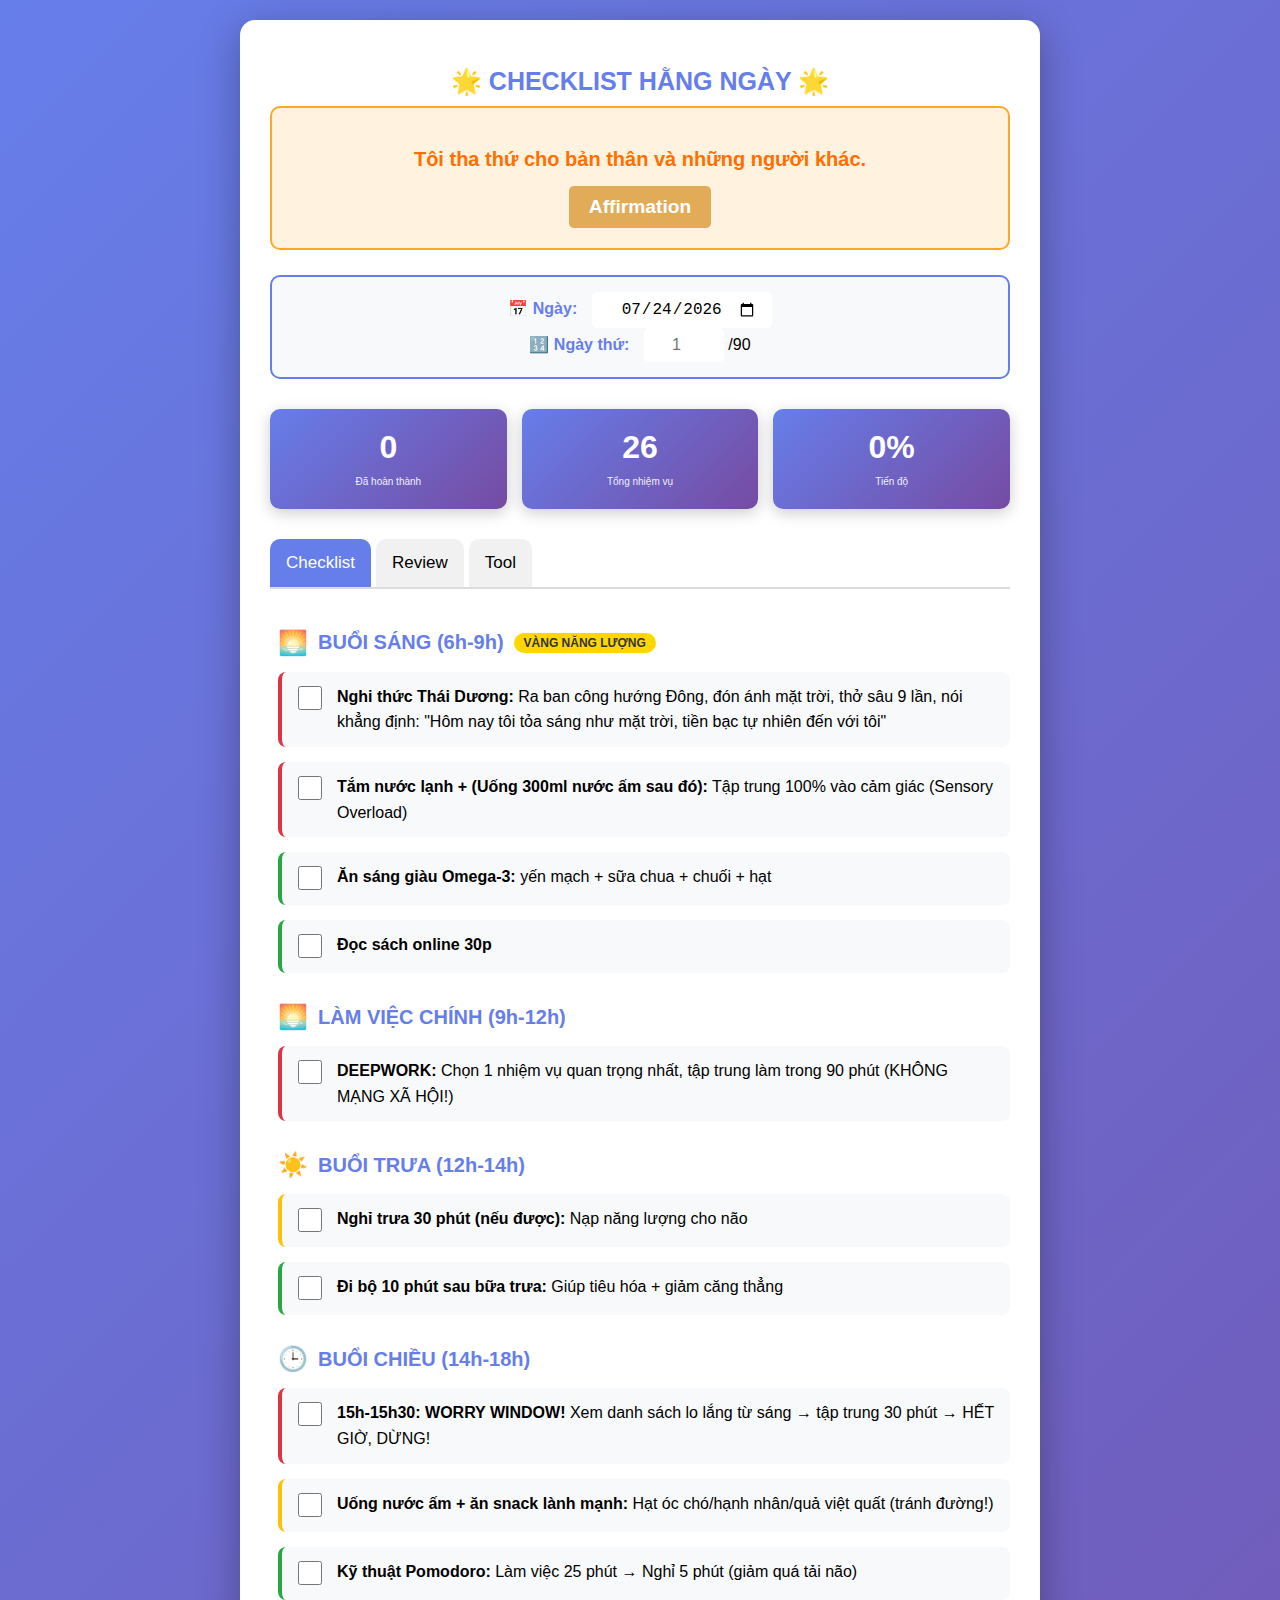
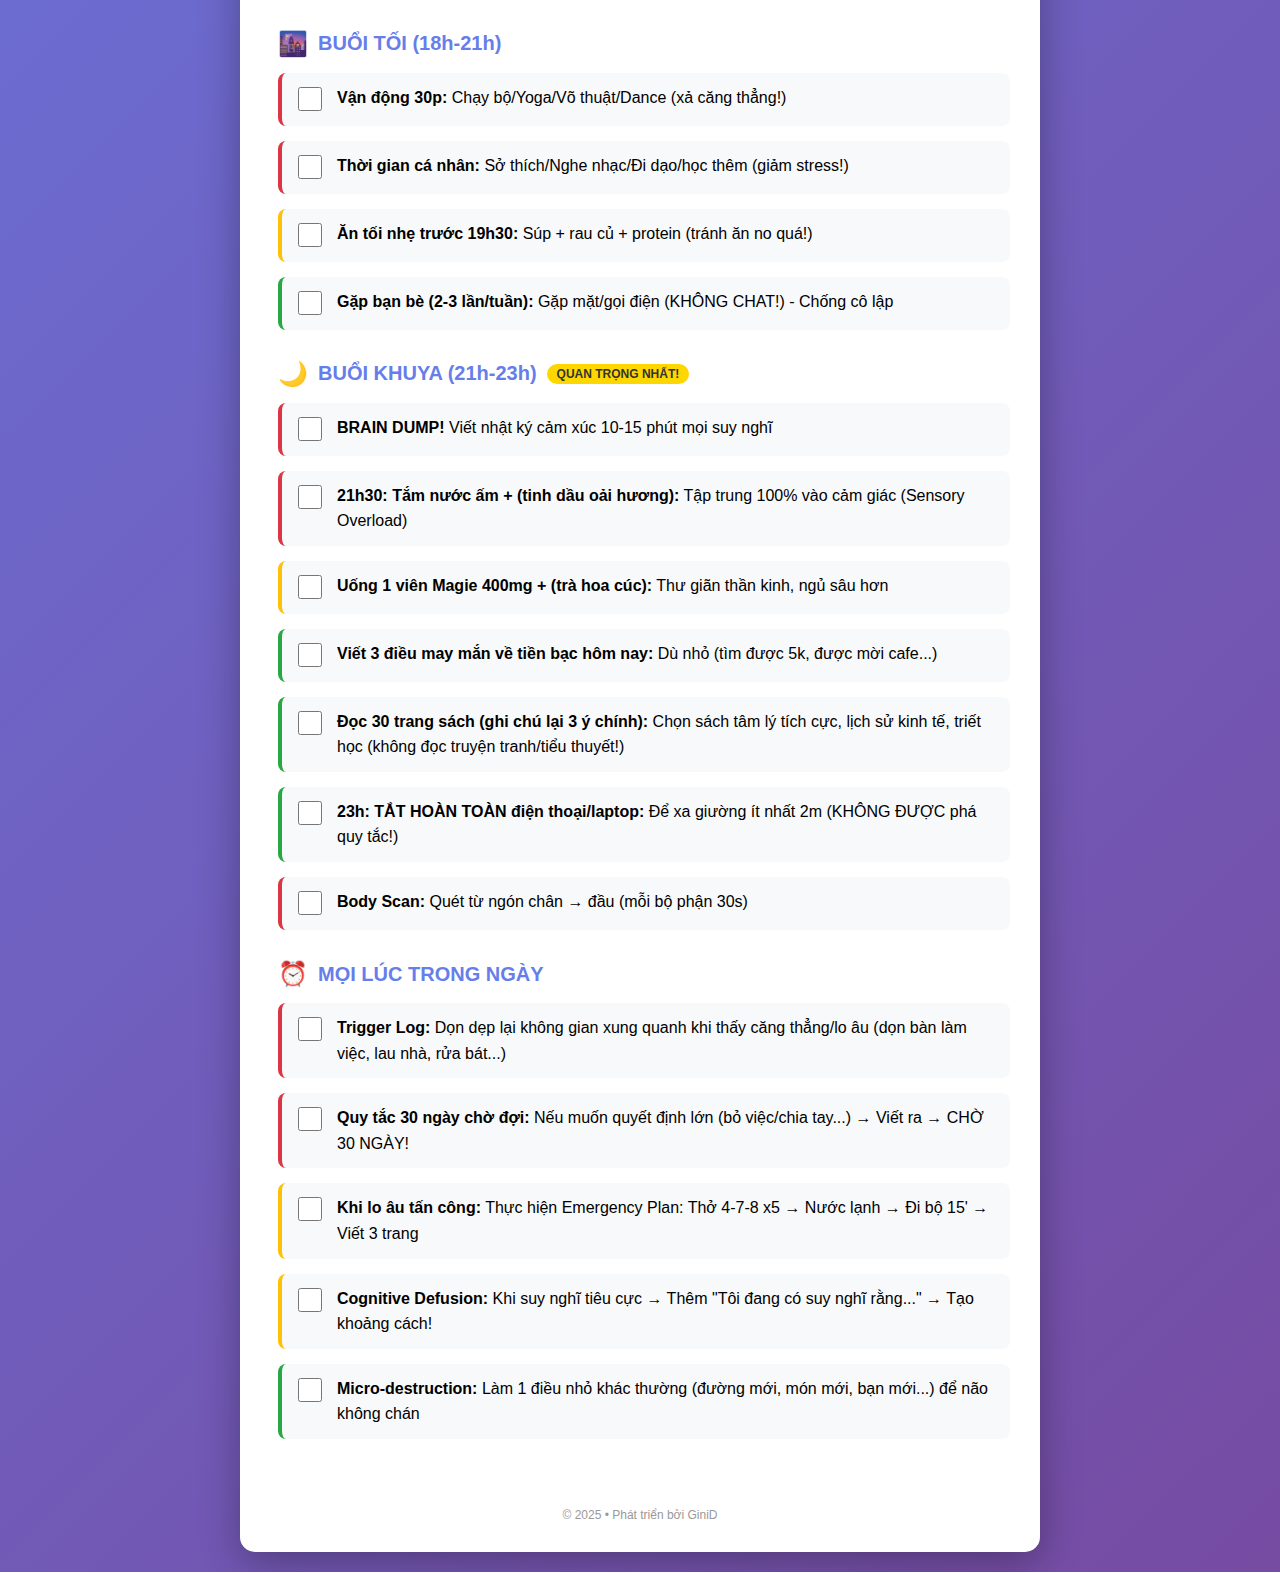
<file: index.html>
<!DOCTYPE html>
<html lang="vi">
<head>
    <meta charset="UTF-8">
    <meta name="viewport" content="width=device-width, initial-scale=1.0">
    <title>Checklist Hàng Ngày</title>
    <link rel="stylesheet" href="style.css">
</head>
<body>
    <div class="container">
        <h1>🌟 CHECKLIST HẰNG NGÀY 🌟</h1>
        <div class="affirmation-box">
            <p id="affirmationText">Mỗi ngày tôi đều trở nên mạnh mẽ hơn.</p>
            <button id="newAffirmationBtn">Affirmation</button>
        </div>
        <!-- <div class="subtitle">Hóa giải Phá Quân • Nuôi dưỡng Thiên Cơ • Xây dựng Tử Vi</div> -->
        <div class="date-box">
            <div class="date-box1">

                <label>📅 Ngày:</label>
                <input type="date" id="dateInput">
            </div>
            <div class="date-box1">

            <label>🔢 Ngày thứ:</label>
            <input type="number" id="dayNumber" placeholder="1" min="1" max="90" style="width: 50px;">
            <span>/90</span>
            </div>
          
        </div>

        <div class="stats no-print">
            <div class="stat-box">
                <span class="stat-number" id="completedToday">0</span>
                <span class="stat-label">Đã hoàn thành</span>
            </div>
            <div class="stat-box">
                <span class="stat-number" id="totalTasks">28</span>
                <span class="stat-label">Tổng nhiệm vụ</span>
            </div>
            <div class="stat-box">
                <span class="stat-number" id="percentComplete">0%</span>
                <span class="stat-label">Tiến độ</span>
            </div>
        </div> 

        <div class="tabs">
            <button class="tab-link active" onclick="openTab(event, 'checklistTab')">Checklist</button>
            <button class="tab-link" onclick="openTab(event, 'reviewTab')">Review</button>
            <button class="tab-link" onclick="openTab(event, 'toolsTab')">Tool</button>
        </div>

        <div id="checklistTab" class="tab-content" style="display: block;">
            <!-- BUỔI SÁNG -->
        <div class="section">
            <div class="section-title">
                <span class="section-icon">🌅</span>
                BUỔI SÁNG (6h-9h)
                <span class="time-label">VÀNG NĂNG LƯỢNG</span>
            </div>
            
            <div class="checklist-item priority-high">
                <input type="checkbox" id="morning1" onchange="updateStats()">
                <label for="morning1">
                    <strong>Nghi thức Thái Dương:</strong> Ra ban công hướng Đông, đón ánh mặt trời, thở sâu 9 lần, nói khẳng định: "Hôm nay tôi tỏa sáng như mặt trời, tiền bạc tự nhiên đến với tôi"
                </label>
            </div>
            
            <div class="checklist-item priority-high">
                <input type="checkbox" id="morning2" onchange="updateStats()">
                <label for="morning2">
                    <strong>Tắm nước lạnh + (Uống 300ml nước ấm sau đó):</strong> Tập trung 100% vào cảm giác (Sensory Overload)

                </label>
            </div>
            
            <!-- <div class="checklist-item priority-medium">
                <input type="checkbox" id="morning3" onchange="updateStats()">
                <label for="morning3">
                    <strong>Viết 3 điều biết ơn hôm nay:</strong> Lập trình não bộ tích cực ngay từ đầu ngày
                </label>
            </div> -->
            
            <div class="checklist-item priority-low">
                <input type="checkbox" id="morning4" onchange="updateStats()">
                <label for="morning4">
                    <strong>Ăn sáng giàu Omega-3:</strong> yến mạch + sữa chua + chuối + hạt 
                </label>
            </div>

            <div class="checklist-item priority-low">
                <input type="checkbox" id="morning5" onchange="updateStats()">
                <label for="morning5">
                    <strong>Đọc sách online 30p</strong> 
                </label>
            </div>
        </div>

        <div class="section">
            <div class="section-title">
                <span class="section-icon">🌅</span>
                LÀM VIỆC CHÍNH (9h-12h)
            </div>
            
            <div class="checklist-item priority-high">
                <input type="checkbox" id="work1" onchange="updateStats()">
                <label for="work1">
                    <strong>DEEPWORK:</strong> Chọn 1 nhiệm vụ quan trọng nhất, tập trung làm trong 90 phút (KHÔNG MẠNG XÃ HỘI!)
                </label>
            </div>
        </div>

        <!-- BUỔI TRƯA -->
        <div class="section">
            <div class="section-title">
                <span class="section-icon">☀️</span>
                BUỔI TRƯA (12h-14h)
            </div>
            
            <div class="checklist-item priority-medium">
                <input type="checkbox" id="noon1" onchange="updateStats()">
                <label for="noon1">
                    <strong>Nghỉ trưa 30 phút (nếu được):</strong> Nạp năng lượng cho não 
                    <!-- (Thiên Cơ thích ngủ trưa!) -->
                </label>
            </div>
            
            <div class="checklist-item priority-low">
                <input type="checkbox" id="noon2" onchange="updateStats()">
                <label for="noon2">
                    <strong>Đi bộ 10 phút sau bữa trưa:</strong> Giúp tiêu hóa + giảm căng thẳng
                </label>
            </div>
        </div>

        <!-- BUỔI CHIỀU -->
        <div class="section">
            <div class="section-title">
                <span class="section-icon">🕒</span>
                BUỔI CHIỀU (14h-18h)
            </div>
            
            <div class="checklist-item priority-high">
                <input type="checkbox" id="afternoon1" onchange="updateStats()">
                <label for="afternoon1">
                    <strong>15h-15h30: WORRY WINDOW!</strong> Xem danh sách lo lắng từ sáng → tập trung 30 phút → HẾT GIỜ, DỪNG!
                </label>
            </div>
            
            <div class="checklist-item priority-medium">
                <input type="checkbox" id="afternoon2" onchange="updateStats()">
                <label for="afternoon2">
                    <strong>Uống nước ấm + ăn snack lành mạnh:</strong> Hạt óc chó/hạnh nhân/quả việt quất (tránh đường!)
                </label>
            </div>
            
            <div class="checklist-item priority-low">
                <input type="checkbox" id="afternoon3" onchange="updateStats()">
                <label for="afternoon3">
                    <strong>Kỹ thuật Pomodoro:</strong> Làm việc 25 phút → Nghỉ 5 phút (giảm quá tải não)
                </label>
            </div>
        </div>

        <!-- BUỔI TỐI -->
        <div class="section">
            <div class="section-title">
                <span class="section-icon">🌆</span>
                BUỔI TỐI (18h-21h)
            </div>
            
            <div class="checklist-item priority-high">
                <input type="checkbox" id="evening1" onchange="updateStats()">
                <label for="evening1">
                    <strong>Vận động 30p:</strong> Chạy bộ/Yoga/Võ thuật/Dance (xả căng thẳng!)
                     <!-- (xả Phá Quân!) -->
                </label>
            </div>

            
            <div class="checklist-item priority-high">
                <input type="checkbox" id="evening4" onchange="updateStats()">
                <label for="evening4">
                    <strong>Thời gian cá nhân:</strong> Sở thích/Nghe nhạc/Đi dạo/học thêm (giảm stress!) 
                     <!-- (xả Phá Quân!) -->
                </label>
            </div>


            
            <div class="checklist-item priority-medium">
                <input type="checkbox" id="evening2" onchange="updateStats()">
                <label for="evening2">
                    <strong>Ăn tối nhẹ trước 19h30:</strong> Súp + rau củ + protein (tránh ăn no quá!)
                </label>
            </div>
            
            <div class="checklist-item priority-low">
                <input type="checkbox" id="evening3" onchange="updateStats()">
                <label for="evening3">
                    <strong>Gặp bạn bè (2-3 lần/tuần):</strong> Gặp mặt/gọi điện (KHÔNG CHAT!) - Chống cô lập
                </label>
            </div>
        </div>

        <!-- BUỔI KHUYA -->
        <div class="section">
            <div class="section-title">
                <span class="section-icon">🌙</span>
                BUỔI KHUYA (21h-23h)
                <span class="time-label">QUAN TRỌNG NHẤT!</span>
            </div>
            
            <div class="checklist-item priority-high">
                <input type="checkbox" id="night1" onchange="updateStats()">
                <label for="night1">
                    <strong>BRAIN DUMP!</strong> Viết nhật ký cảm xúc 10-15 phút mọi suy nghĩ 
                </label>
            </div>
            
            <!-- <div class="checklist-item priority-high">
                <input type="checkbox" id="night2" onchange="updateStats()">
                <label for="night2">
                    <strong>Kiểm tra TÀI CHÍNH và LỊCH TRÌNH ngày mai:</strong> Ghi thu chi → Chuyển % vào 3 Hũ Vàng (nếu có thu nhập)
                </label>
            </div> -->
            
            <div class="checklist-item priority-high">
                <input type="checkbox" id="night3" onchange="updateStats()">
                <label for="night3">
                    <strong>21h30: Tắm nước ấm + (tinh dầu oải hương):</strong> Tập trung 100% vào cảm giác (Sensory Overload)
                </label>
            </div>
                      
            <div class="checklist-item priority-medium">
                <input type="checkbox" id="night5" onchange="updateStats()">
                <label for="night5">
                    <strong>Uống 1 viên Magie 400mg + (trà hoa cúc):</strong> Thư giãn thần kinh, ngủ sâu hơn
                </label>
            </div>
            
            <div class="checklist-item priority-low">
                <input type="checkbox" id="night6" onchange="updateStats()">
                <label for="night6">
                    <strong>Viết 3 điều may mắn về tiền bạc hôm nay:</strong> Dù nhỏ (tìm được 5k, được mời cafe...)
                </label>
            </div>

            <div class="checklist-item priority-low">
                <input type="checkbox" id="night8" onchange="updateStats()">
                <label for="night8">
                    <strong>Đọc 30 trang sách (ghi chú lại 3 ý chính):</strong> Chọn sách tâm lý tích cực, lịch sử kinh tế, triết học (không đọc truyện tranh/tiểu thuyết!)
                </label>
            </div>
            
            <div class="checklist-item priority-low">
                <input type="checkbox" id="night7" onchange="updateStats()">
                <label for="night7">
                    <strong>23h: TẮT HOÀN TOÀN điện thoại/laptop:</strong> Để xa giường ít nhất 2m (KHÔNG ĐƯỢC phá quy tắc!)
                </label>
            </div>

              <div class="checklist-item priority-high">
                <input type="checkbox" id="night4" onchange="updateStats()">
                <label for="night4">
                    <strong>Body Scan:</strong> Quét từ ngón chân → đầu (mỗi bộ phận 30s)
                </label>
            </div>

        </div>

        <!-- MỌI LÚC -->
        <div class="section">
            <div class="section-title">
                <span class="section-icon">⏰</span>
                MỌI LÚC TRONG NGÀY
            </div>
            
            <div class="checklist-item priority-high">
                <input type="checkbox" id="anytime1" onchange="updateStats()">
                <label for="anytime1">
                    <strong>Trigger Log:</strong> Dọn dẹp lại không gian xung quanh khi thấy căng thẳng/lo âu (dọn bàn làm việc, lau nhà, rửa bát...)
                </label>
            </div>
            
            <div class="checklist-item priority-high">
                <input type="checkbox" id="anytime2" onchange="updateStats()">
                <label for="anytime2">
                    <strong>Quy tắc 30 ngày chờ đợi:</strong> Nếu muốn quyết định lớn (bỏ việc/chia tay...) → Viết ra → CHỜ 30 NGÀY!
                </label>
            </div>
            
            <div class="checklist-item priority-medium">
                <input type="checkbox" id="anytime3" onchange="updateStats()">
                <label for="anytime3">
                    <strong>Khi lo âu tấn công:</strong> Thực hiện Emergency Plan: Thở 4-7-8 x5 → Nước lạnh → Đi bộ 15' → Viết 3 trang
                </label>
            </div>
            
            <div class="checklist-item priority-medium">
                <input type="checkbox" id="anytime4" onchange="updateStats()">
                <label for="anytime4">
                    <strong>Cognitive Defusion:</strong> Khi suy nghĩ tiêu cực → Thêm "Tôi đang có suy nghĩ rằng..." → Tạo khoảng cách!
                </label>
            </div>
            
            <div class="checklist-item priority-low">
                <input type="checkbox" id="anytime5" onchange="updateStats()">
                <label for="anytime5">
                    <strong>Micro-destruction:</strong> Làm 1 điều nhỏ khác thường (đường mới, món mới, bạn mới...) để não không chán
                </label>
            </div>
        </div>
        </div>
        <div id="reviewTab" class="tab-content">
            <!-- DAILY REVIEW -->
            <div class="section">
                <div class="section-title">
                    <span class="section-icon">🧐</span>
                    REVIEW HẰNG NGÀY
                </div>
                <div class="checklist-item">
                    <label> Dậy sớm 6h, tắm nắng 10p</label>
                </div>
                <div class="checklist-item">
                    <label> Học tập 1 giờ (Học ngoại ngữ theo schedule, cách viết bài Affiliate trên các nền tảng)</label>
                </div>
                <div class="checklist-item">
                    <label> Tập thể dục 60-90 phút (theo schedule đã đặt ra)</label>
                </div>
                <div class="checklist-item">
                    <label> Làm việc thật tập trung không xao nhãng (Tiếp tục xây dựng projects - Làm Affiliate sản phẩm số)</label>
                </div>
                 <div class="checklist-item">
                    <label> Networking (1-2 người)</label>
                </div>
                 <div class="checklist-item">
                    <label> Nghe podcast lúc rảnh </label>
                </div>
                <div class="checklist-item">
                    <label> Quan sát hơi thở và cảm xúc buổi sáng - tối (7-10p)</label>
                </div>
                <div class="checklist-item">
                    <label> Plans mục tiêu (nơi đến) cho ngày mai và cam kết hoàn thành ổn định mỗi ngày không đổi ý</label>
                </div>
                <div class="checklist-item">
                    <label>Cảm xúc chủ đạo của ngày hôm nay là gì? Đánh giá lại hôm nay bạn đã thay đổi gì, làm gì tốt hơn? Và đã gặp ai, học được gì</label>
                </div>
                <div class="checklist-item">
                   <label> Ngủ trước 23h</label>
               </div>
            </div>

            <!-- WEEKLY REVIEW -->
            <div class="section">
                <div class="section-title">
                    <span class="section-icon">📅</span>
                    REVIEW HẰNG TUẦN
                </div>
                <div class="checklist-item">
                    <label>Phải đọc xong 1 cuốn sách -> Đút kết lại và kể cho người khác nghe</label>
                </div>
                <div class="checklist-item">
                    <label>Nghe 3-4 podcast xây dựng kỹ năng trên Youtube </label>
                </div>
                <div class="checklist-item">
                    <label>Thành tựu lớn nhất trong tuần là gì? Ghi lại và tự thưởng cho bản thân khi đã hoàn thành</label>
                </div>
                <div class="checklist-item">
                    <label>Khó khăn lớn nhất khi làm việc, học tập và rèn luyện sức trong tuần là gì? Mình đã vượt qua nó như thế nào?</label>
                </div>
                 <div class="checklist-item">
                    <label>Có video shot về bản thân (cách ngồi, cách nói, cách làm việc)</label>
                </div>
                <div class="checklist-item">
                    <label>Nói về điều đã học cho bạn bè biết khi gặp họ (Trong sách, kiến thức hay mình đã học, hoặc 1 chuyện hài)</label>
                </div>
                <div class="checklist-item">
                    <label>Mục tiêu tuần tới là gì? Cuối tuần nên tự thưởng cho bản thân 1 buổi đi chơi gần (khám phá)</label>
                </div>
            </div>

            <!-- MONTHLY REVIEW -->
            <div class="section">
                <div class="section-title">
                    <span class="section-icon">🗓️</span>
                    REVIEW HẰNG THÁNG
                </div>
                <div class="checklist-item">
                    <label>Nhìn lại mục tiêu tháng, mình đã đạt được bao nhiêu % </label>
                </div>
                  <div class="checklist-item">
                    <label>Phải Deploy 3 hoặc 4 web app mỗi tháng</label>
                </div>
                   <div class="checklist-item">
                    <label>Phải bán được sản phẩm trên W+</label>
                </div>
                <div class="checklist-item">
                    <label>Tham gia 2-3 sự kiện meetup</label>
                </div>
                <div class="checklist-item">
                    <label>3 điều tuyệt vời trong tháng?</label>
                </div>
                <div class="checklist-item">
                    <label>Kế hoạch cho tháng tới là gì? (Lên idea và PRD cho projects mới, Du lịch ngắn ngày)</label>
                </div>
                <div class="checklist-item">
                    <label>Sắp xếp tài chính - Chuyển 30% thu nhập vào tiết kiệm </label>
                </div>

            </div>
            <!-- YEARLY REVIEW -->
            <div class="section">
                <div class="section-title">
                    <span class="section-icon">📔</span>
                    REVIEW HẰNG NĂM
                </div>
                <div class="checklist-item">
                    <label>Nhìn lại mục tiêu năm, mình đã đạt được bao nhiêu %?</label>
                </div>
                <div class="checklist-item">
                    <label>Đi du lịch dài hạn tự thưởng cho bản thân</label>
                </div>
                <div class="checklist-item">
                    <label>Đạt được KPI </label>
                </div>
            </div>

            <div class="notes-section">
                <h3>📝 NOTE HÔM NAY</h3>
                <textarea id="reviewInput" placeholder="Cảm xúc đặc biệt? Thành tựu nhỏ? Bài học rút ra? Viết thoải mái..."></textarea>
                <button id="addReviewBtn" class="print-btn" style="margin-top: 10px; width: auto; padding: 10px 20px;">Thêm</button>
            </div>

            <div class="history-section">
                <div class="section-title" style="border: none; padding: 0; margin-bottom: 10px;">
                    <span class="section-icon">🧐</span>
                    Nội dung 
                </div>
                <div id="reviewList" class="history-list">
                    <!-- Review items will be injected here -->
                </div>
            </div>
        </div>

        <div id="toolsTab" class="tab-content">
            <div class="emergency-box">
            <h3>🚨 KHI KHẨN CẤP - GỌI NGAY!</h3>
            <ul>
                <!-- <li><strong>Hotline Sức khỏe tâm thần:</strong> 1800 6969 (24/7, miễn phí)</li> -->
                <li><strong>2 người bạn "giữ chân":</strong> Tên: __________ SĐT: __________</li>
                <li><strong>Người thân tin cậy:</strong> Tên: __________ SĐT: __________</li>
            </ul>
        </div>

        <!-- LỊCH SỬ CHECK -->
        <div class="history-section no-print">
            <div class="section-title" style="border: none; padding: 0; margin-bottom: 10px;">
                <span class="section-icon">📚</span>
                LỊCH SỬ CHECK
            </div>

            <!-- <div class="history-controls">
                <button onclick="showHistory('all')" class="print-btn" style="background:#667eea; padding:8px 12px; font-size:14px; border-radius:8px;">Xem tất cả</button>
                <button onclick="showHistory('90')" class="print-btn" style="background:#28a745; padding:8px 12px; font-size:14px; border-radius:8px;">90 ngày gần nhất</button>
                <button onclick="exportHistory()" class="print-btn" style="background:#764ba2; padding:8px 12px; font-size:14px; border-radius:8px;">Xuất JSON</button>
                <button onclick="clearHistoryConfirm()" class="print-btn" style="background:#dc3545; padding:8px 12px; font-size:14px; border-radius:8px;">Xóa lịch sử</button>
            </div> -->

            <div id="historyList" class="history-list" aria-live="polite">
                <!-- items injected here -->
            </div>
            <!-- <div class="small-muted" style="margin-top:8px;">Ghi chú: dữ liệu được lưu cục bộ trên trình duyệt (IndexedDB). Để chia sẻ/đồng bộ, xuất JSON rồi lưu nơi an toàn.</div> -->
        </div>
        </div>
        <div class="footer-no-print">
            <span id="savedBadge" class="saved-badge">Đã lưu</span>
            <div style="text-align: center; color: #999; font-size: 12px; margin-top: 10px;">
                © 2025 • Phát triển bởi GiniD
            </div>
        </div>
    </div>
    <script src="db.js"></script>
    <script src="script.js"></script>
</body>
</html>
</file>
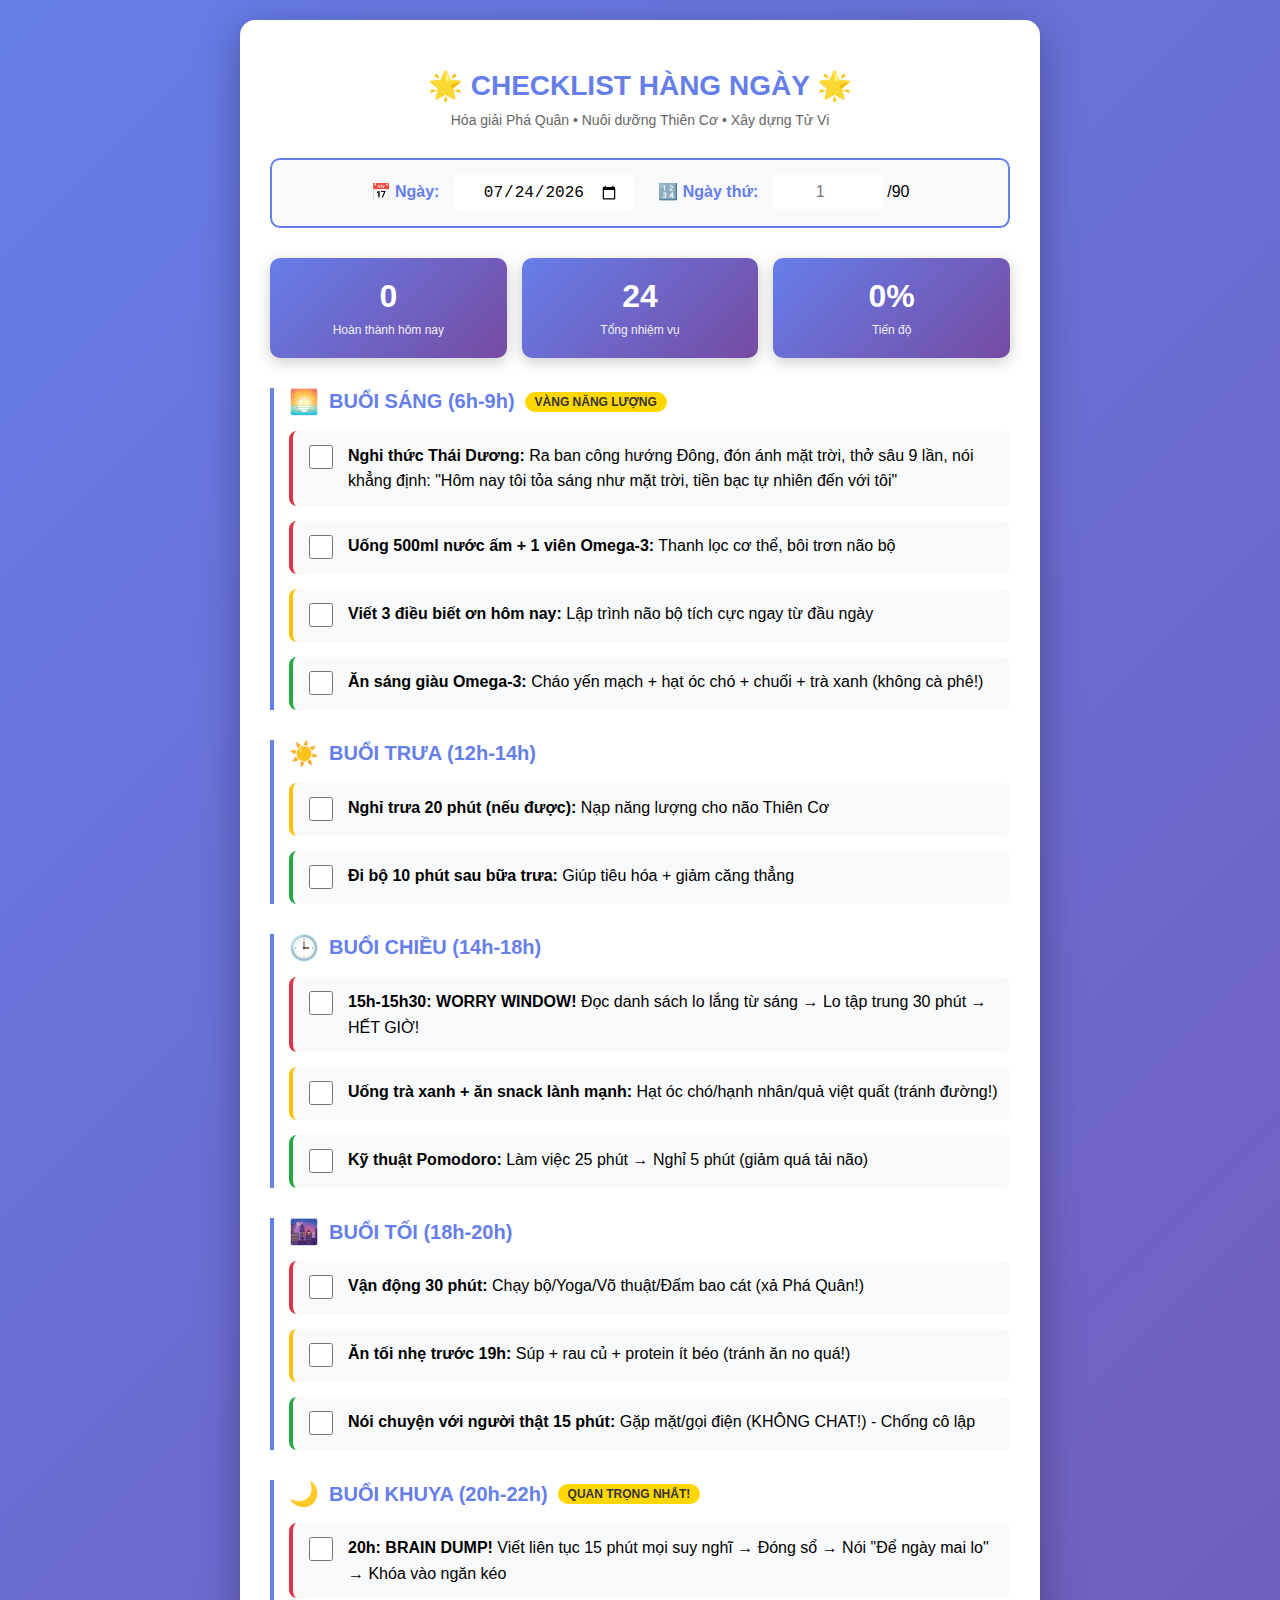
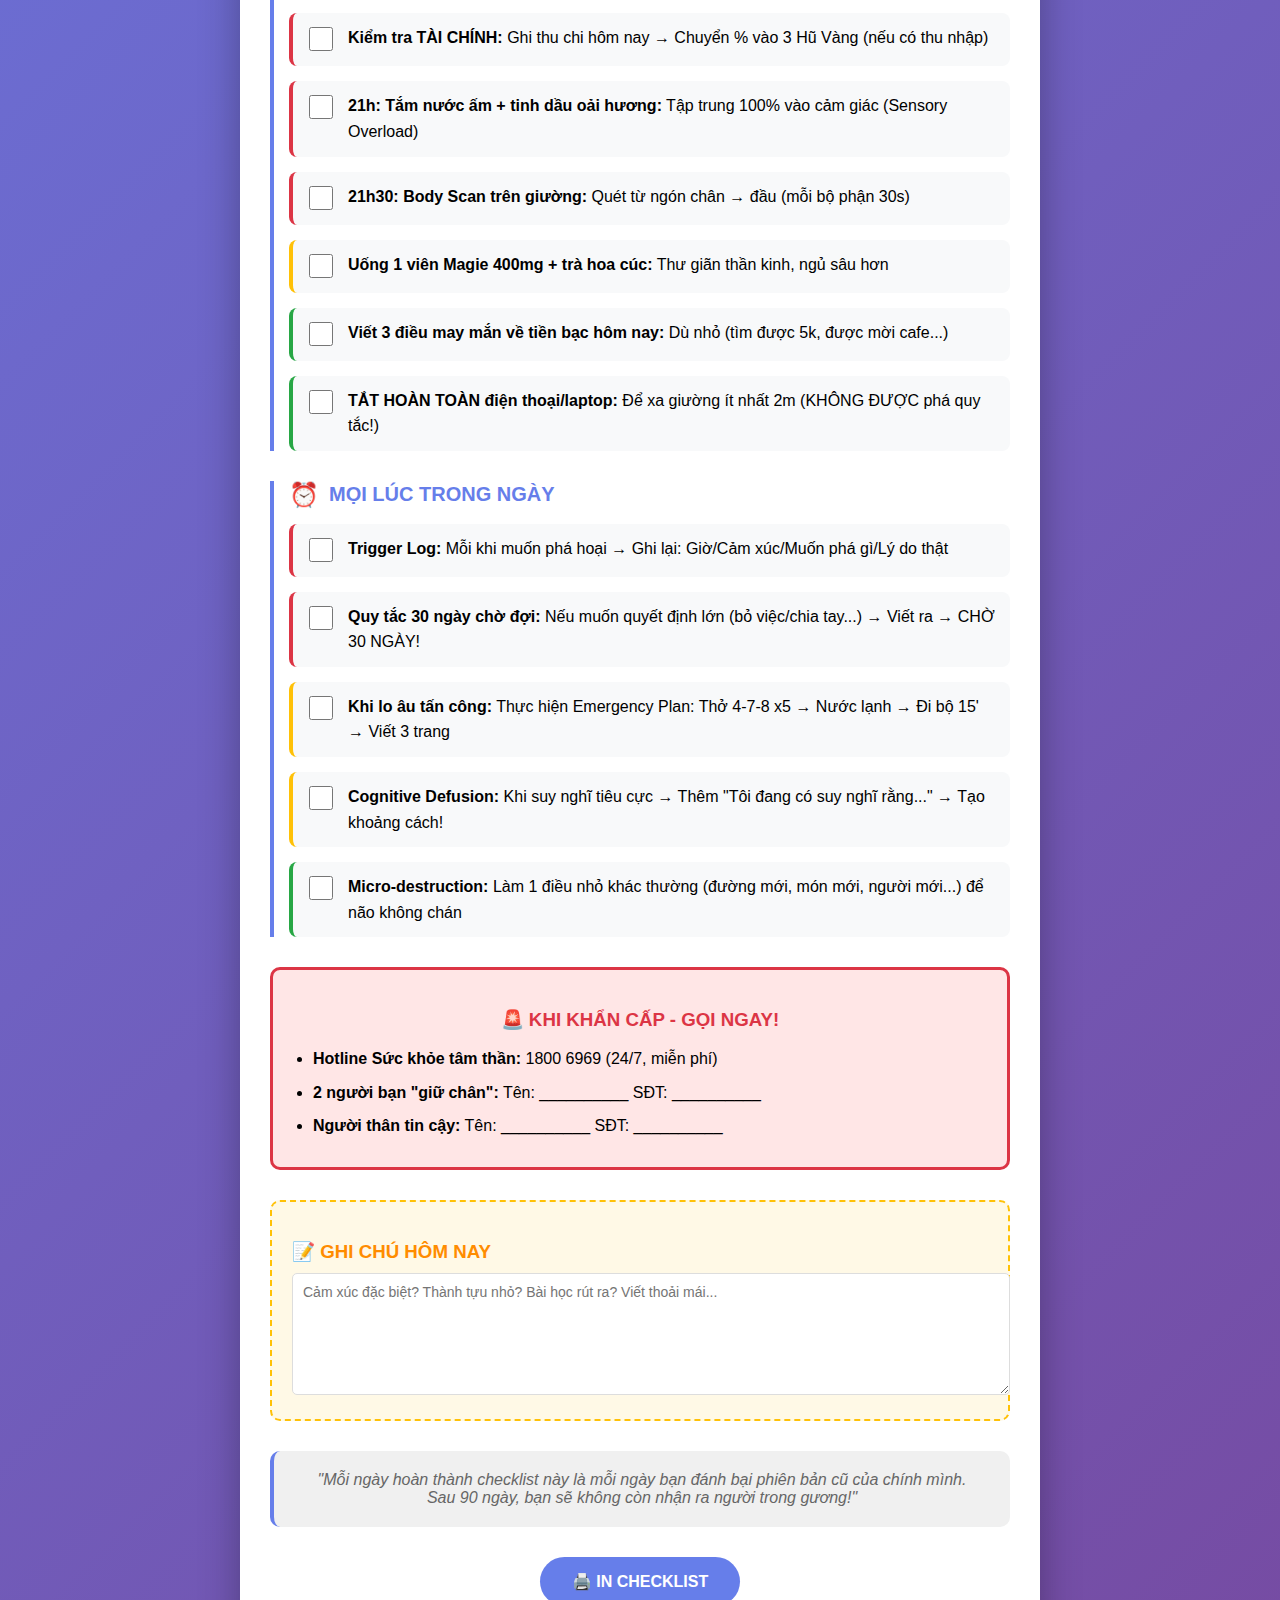
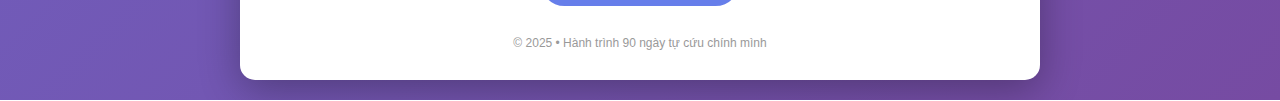
<file: note.html>
<!DOCTYPE html>
<html lang="vi">
<head>
    <meta charset="UTF-8">
    <meta name="viewport" content="width=device-width, initial-scale=1.0">
    <title>Checklist Hàng Ngày - Hóa Giải Tử Vi</title>
    <style>
        @media print {
            body { margin: 0; }
            .no-print { display: none; }
            .page-break { page-break-after: always; }
        }
        
        body {
            font-family: 'Segoe UI', Tahoma, Geneva, Verdana, sans-serif;
            max-width: 800px;
            margin: 0 auto;
            padding: 20px;
            background: linear-gradient(135deg, #667eea 0%, #764ba2 100%);
            min-height: 100vh;
        }
        
        .container {
            background: white;
            border-radius: 15px;
            padding: 30px;
            box-shadow: 0 10px 40px rgba(0,0,0,0.3);
        }
        
        h1 {
            text-align: center;
            color: #667eea;
            margin-bottom: 10px;
            font-size: 28px;
        }
        
        .subtitle {
            text-align: center;
            color: #666;
            margin-bottom: 30px;
            font-size: 14px;
        }
        
        .date-box {
            text-align: center;
            margin-bottom: 25px;
            padding: 15px;
            background: #f8f9fa;
            border-radius: 10px;
            border: 2px solid #667eea;
        }
        
        .date-box label {
            font-weight: bold;
            color: #667eea;
            margin-right: 10px;
        }
        
        .date-box input {
            border: none;
            background: white;
            padding: 8px 15px;
            border-radius: 5px;
            font-size: 16px;
            text-align: center;
            width: 150px;
        }
        
        .section {
            margin-bottom: 30px;
            border-left: 4px solid #667eea;
            padding-left: 15px;
        }
        
        .section-title {
            font-size: 20px;
            font-weight: bold;
            color: #667eea;
            margin-bottom: 15px;
            display: flex;
            align-items: center;
        }
        
        .section-icon {
            font-size: 24px;
            margin-right: 10px;
        }
        
        .time-label {
            display: inline-block;
            background: #ffd700;
            color: #333;
            padding: 3px 10px;
            border-radius: 15px;
            font-size: 12px;
            font-weight: bold;
            margin-left: 10px;
        }
        
        .checklist-item {
            display: flex;
            align-items: flex-start;
            margin-bottom: 15px;
            padding: 12px;
            background: #f8f9fa;
            border-radius: 8px;
            transition: all 0.3s;
        }
        
        .checklist-item:hover {
            background: #e9ecef;
            transform: translateX(5px);
        }
        
        .checklist-item input[type="checkbox"] {
            width: 24px;
            height: 24px;
            margin-right: 15px;
            cursor: pointer;
            flex-shrink: 0;
            margin-top: 2px;
        }
        
        .checklist-item label {
            cursor: pointer;
            flex-grow: 1;
            line-height: 1.6;
        }
        
        .priority-high { border-left: 4px solid #dc3545; }
        .priority-medium { border-left: 4px solid #ffc107; }
        .priority-low { border-left: 4px solid #28a745; }
        
        .notes-section {
            margin-top: 30px;
            padding: 20px;
            background: #fff9e6;
            border-radius: 10px;
            border: 2px dashed #ffc107;
        }
        
        .notes-section h3 {
            color: #ff8c00;
            margin-bottom: 10px;
        }
        
        .notes-section textarea {
            width: 100%;
            min-height: 100px;
            padding: 10px;
            border: 1px solid #ddd;
            border-radius: 5px;
            font-family: inherit;
            font-size: 14px;
            resize: vertical;
        }
        
        .quote {
            text-align: center;
            font-style: italic;
            color: #666;
            margin: 30px 0;
            padding: 20px;
            background: #f0f0f0;
            border-radius: 10px;
            border-left: 4px solid #667eea;
        }
        
        .stats {
            display: flex;
            justify-content: space-around;
            margin: 30px 0;
            gap: 15px;
        }
        
        .stat-box {
            flex: 1;
            text-align: center;
            padding: 20px;
            background: linear-gradient(135deg, #667eea 0%, #764ba2 100%);
            color: white;
            border-radius: 10px;
            box-shadow: 0 4px 15px rgba(0,0,0,0.2);
        }
        
        .stat-number {
            font-size: 32px;
            font-weight: bold;
            display: block;
            margin-bottom: 5px;
        }
        
        .stat-label {
            font-size: 12px;
            opacity: 0.9;
        }
        
        .print-btn {
            display: block;
            width: 200px;
            margin: 30px auto;
            padding: 15px;
            background: #667eea;
            color: white;
            border: none;
            border-radius: 25px;
            font-size: 16px;
            font-weight: bold;
            cursor: pointer;
            transition: all 0.3s;
        }
        
        .print-btn:hover {
            background: #764ba2;
            transform: scale(1.05);
        }
        
        .emergency-box {
            background: #ffe6e6;
            border: 3px solid #dc3545;
            border-radius: 10px;
            padding: 20px;
            margin: 30px 0;
        }
        
        .emergency-box h3 {
            color: #dc3545;
            margin-bottom: 15px;
            text-align: center;
        }
        
        .emergency-box ul {
            margin: 0;
            padding-left: 20px;
        }
        
        .emergency-box li {
            margin-bottom: 8px;
            line-height: 1.6;
        }
    </style>
</head>
<body>
    <div class="container">
        <h1>🌟 CHECKLIST HÀNG NGÀY 🌟</h1>
        <div class="subtitle">Hóa giải Phá Quân • Nuôi dưỡng Thiên Cơ • Xây dựng Tử Vi</div>
        
        <div class="date-box">
            <label>📅 Ngày:</label>
            <input type="date" id="dateInput">
            <label style="margin-left: 20px;">🔢 Ngày thứ:</label>
            <input type="number" id="dayNumber" placeholder="1" min="1" max="90" style="width: 80px;">
            <span>/90</span>
        </div>

        <div class="stats no-print">
            <div class="stat-box">
                <span class="stat-number" id="completedToday">0</span>
                <span class="stat-label">Hoàn thành hôm nay</span>
            </div>
            <div class="stat-box">
                <span class="stat-number" id="totalTasks">24</span>
                <span class="stat-label">Tổng nhiệm vụ</span>
            </div>
            <div class="stat-box">
                <span class="stat-number" id="percentComplete">0%</span>
                <span class="stat-label">Tiến độ</span>
            </div>
        </div>

        <!-- BUỔI SÁNG -->
        <div class="section">
            <div class="section-title">
                <span class="section-icon">🌅</span>
                BUỔI SÁNG (6h-9h)
                <span class="time-label">VÀNG NĂNG LƯỢNG</span>
            </div>
            
            <div class="checklist-item priority-high">
                <input type="checkbox" id="morning1" onchange="updateStats()">
                <label for="morning1">
                    <strong>Nghi thức Thái Dương:</strong> Ra ban công hướng Đông, đón ánh mặt trời, thở sâu 9 lần, nói khẳng định: "Hôm nay tôi tỏa sáng như mặt trời, tiền bạc tự nhiên đến với tôi"
                </label>
            </div>
            
            <div class="checklist-item priority-high">
                <input type="checkbox" id="morning2" onchange="updateStats()">
                <label for="morning2">
                    <strong>Uống 500ml nước ấm + 1 viên Omega-3:</strong> Thanh lọc cơ thể, bôi trơn não bộ
                </label>
            </div>
            
            <div class="checklist-item priority-medium">
                <input type="checkbox" id="morning3" onchange="updateStats()">
                <label for="morning3">
                    <strong>Viết 3 điều biết ơn hôm nay:</strong> Lập trình não bộ tích cực ngay từ đầu ngày
                </label>
            </div>
            
            <div class="checklist-item priority-low">
                <input type="checkbox" id="morning4" onchange="updateStats()">
                <label for="morning4">
                    <strong>Ăn sáng giàu Omega-3:</strong> Cháo yến mạch + hạt óc chó + chuối + trà xanh (không cà phê!)
                </label>
            </div>
        </div>

        <!-- BUỔI TRƯA -->
        <div class="section">
            <div class="section-title">
                <span class="section-icon">☀️</span>
                BUỔI TRƯA (12h-14h)
            </div>
            
            <div class="checklist-item priority-medium">
                <input type="checkbox" id="noon1" onchange="updateStats()">
                <label for="noon1">
                    <strong>Nghỉ trưa 20 phút (nếu được):</strong> Nạp năng lượng cho não Thiên Cơ
                </label>
            </div>
            
            <div class="checklist-item priority-low">
                <input type="checkbox" id="noon2" onchange="updateStats()">
                <label for="noon2">
                    <strong>Đi bộ 10 phút sau bữa trưa:</strong> Giúp tiêu hóa + giảm căng thẳng
                </label>
            </div>
        </div>

        <!-- BUỔI CHIỀU -->
        <div class="section">
            <div class="section-title">
                <span class="section-icon">🕒</span>
                BUỔI CHIỀU (14h-18h)
            </div>
            
            <div class="checklist-item priority-high">
                <input type="checkbox" id="afternoon1" onchange="updateStats()">
                <label for="afternoon1">
                    <strong>15h-15h30: WORRY WINDOW!</strong> Đọc danh sách lo lắng từ sáng → Lo tập trung 30 phút → HẾT GIỜ!
                </label>
            </div>
            
            <div class="checklist-item priority-medium">
                <input type="checkbox" id="afternoon2" onchange="updateStats()">
                <label for="afternoon2">
                    <strong>Uống trà xanh + ăn snack lành mạnh:</strong> Hạt óc chó/hạnh nhân/quả việt quất (tránh đường!)
                </label>
            </div>
            
            <div class="checklist-item priority-low">
                <input type="checkbox" id="afternoon3" onchange="updateStats()">
                <label for="afternoon3">
                    <strong>Kỹ thuật Pomodoro:</strong> Làm việc 25 phút → Nghỉ 5 phút (giảm quá tải não)
                </label>
            </div>
        </div>

        <!-- BUỔI TỐI -->
        <div class="section">
            <div class="section-title">
                <span class="section-icon">🌆</span>
                BUỔI TỐI (18h-20h)
            </div>
            
            <div class="checklist-item priority-high">
                <input type="checkbox" id="evening1" onchange="updateStats()">
                <label for="evening1">
                    <strong>Vận động 30 phút:</strong> Chạy bộ/Yoga/Võ thuật/Đấm bao cát (xả Phá Quân!)
                </label>
            </div>
            
            <div class="checklist-item priority-medium">
                <input type="checkbox" id="evening2" onchange="updateStats()">
                <label for="evening2">
                    <strong>Ăn tối nhẹ trước 19h:</strong> Súp + rau củ + protein ít béo (tránh ăn no quá!)
                </label>
            </div>
            
            <div class="checklist-item priority-low">
                <input type="checkbox" id="evening3" onchange="updateStats()">
                <label for="evening3">
                    <strong>Nói chuyện với người thật 15 phút:</strong> Gặp mặt/gọi điện (KHÔNG CHAT!) - Chống cô lập
                </label>
            </div>
        </div>

        <!-- BUỔI KHUYA -->
        <div class="section">
            <div class="section-title">
                <span class="section-icon">🌙</span>
                BUỔI KHUYA (20h-22h)
                <span class="time-label">QUAN TRỌNG NHẤT!</span>
            </div>
            
            <div class="checklist-item priority-high">
                <input type="checkbox" id="night1" onchange="updateStats()">
                <label for="night1">
                    <strong>20h: BRAIN DUMP!</strong> Viết liên tục 15 phút mọi suy nghĩ → Đóng sổ → Nói "Để ngày mai lo" → Khóa vào ngăn kéo
                </label>
            </div>
            
            <div class="checklist-item priority-high">
                <input type="checkbox" id="night2" onchange="updateStats()">
                <label for="night2">
                    <strong>Kiểm tra TÀI CHÍNH:</strong> Ghi thu chi hôm nay → Chuyển % vào 3 Hũ Vàng (nếu có thu nhập)
                </label>
            </div>
            
            <div class="checklist-item priority-high">
                <input type="checkbox" id="night3" onchange="updateStats()">
                <label for="night3">
                    <strong>21h: Tắm nước ấm + tinh dầu oải hương:</strong> Tập trung 100% vào cảm giác (Sensory Overload)
                </label>
            </div>
            
            <div class="checklist-item priority-high">
                <input type="checkbox" id="night4" onchange="updateStats()">
                <label for="night4">
                    <strong>21h30: Body Scan trên giường:</strong> Quét từ ngón chân → đầu (mỗi bộ phận 30s)
                </label>
            </div>
            
            <div class="checklist-item priority-medium">
                <input type="checkbox" id="night5" onchange="updateStats()">
                <label for="night5">
                    <strong>Uống 1 viên Magie 400mg + trà hoa cúc:</strong> Thư giãn thần kinh, ngủ sâu hơn
                </label>
            </div>
            
            <div class="checklist-item priority-low">
                <input type="checkbox" id="night6" onchange="updateStats()">
                <label for="night6">
                    <strong>Viết 3 điều may mắn về tiền bạc hôm nay:</strong> Dù nhỏ (tìm được 5k, được mời cafe...)
                </label>
            </div>
            
            <div class="checklist-item priority-low">
                <input type="checkbox" id="night7" onchange="updateStats()">
                <label for="night7">
                    <strong>TẮT HOÀN TOÀN điện thoại/laptop:</strong> Để xa giường ít nhất 2m (KHÔNG ĐƯỢC phá quy tắc!)
                </label>
            </div>
        </div>

        <!-- MỌI LÚC -->
        <div class="section">
            <div class="section-title">
                <span class="section-icon">⏰</span>
                MỌI LÚC TRONG NGÀY
            </div>
            
            <div class="checklist-item priority-high">
                <input type="checkbox" id="anytime1" onchange="updateStats()">
                <label for="anytime1">
                    <strong>Trigger Log:</strong> Mỗi khi muốn phá hoại → Ghi lại: Giờ/Cảm xúc/Muốn phá gì/Lý do thật
                </label>
            </div>
            
            <div class="checklist-item priority-high">
                <input type="checkbox" id="anytime2" onchange="updateStats()">
                <label for="anytime2">
                    <strong>Quy tắc 30 ngày chờ đợi:</strong> Nếu muốn quyết định lớn (bỏ việc/chia tay...) → Viết ra → CHỜ 30 NGÀY!
                </label>
            </div>
            
            <div class="checklist-item priority-medium">
                <input type="checkbox" id="anytime3" onchange="updateStats()">
                <label for="anytime3">
                    <strong>Khi lo âu tấn công:</strong> Thực hiện Emergency Plan: Thở 4-7-8 x5 → Nước lạnh → Đi bộ 15' → Viết 3 trang
                </label>
            </div>
            
            <div class="checklist-item priority-medium">
                <input type="checkbox" id="anytime4" onchange="updateStats()">
                <label for="anytime4">
                    <strong>Cognitive Defusion:</strong> Khi suy nghĩ tiêu cực → Thêm "Tôi đang có suy nghĩ rằng..." → Tạo khoảng cách!
                </label>
            </div>
            
            <div class="checklist-item priority-low">
                <input type="checkbox" id="anytime5" onchange="updateStats()">
                <label for="anytime5">
                    <strong>Micro-destruction:</strong> Làm 1 điều nhỏ khác thường (đường mới, món mới, người mới...) để não không chán
                </label>
            </div>
        </div>

        <div class="emergency-box">
            <h3>🚨 KHI KHẨN CẤP - GỌI NGAY!</h3>
            <ul>
                <li><strong>Hotline Sức khỏe tâm thần:</strong> 1800 6969 (24/7, miễn phí)</li>
                <li><strong>2 người bạn "giữ chân":</strong> Tên: __________ SĐT: __________</li>
                <li><strong>Người thân tin cậy:</strong> Tên: __________ SĐT: __________</li>
            </ul>
        </div>

        <div class="notes-section">
            <h3>📝 GHI CHÚ HÔM NAY</h3>
            <textarea placeholder="Cảm xúc đặc biệt? Thành tựu nhỏ? Bài học rút ra? Viết thoải mái..."></textarea>
        </div>

        <div class="quote">
            "Mỗi ngày hoàn thành checklist này là mỗi ngày bạn đánh bại phiên bản cũ của chính mình. <br>
            Sau 90 ngày, bạn sẽ không còn nhận ra người trong gương!"
        </div>

        <button class="print-btn no-print" onclick="window.print()">🖨️ IN CHECKLIST</button>

        <div style="text-align: center; color: #999; font-size: 12px; margin-top: 30px;">
            © 2025 • Hành trình 90 ngày tự cứu chính mình
        </div>
    </div>

    <script>
        // Tự động điền ngày hôm nay
        document.getElementById('dateInput').valueAsDate = new Date();
        
        // Cập nhật thống kê
        function updateStats() {
            const checkboxes = document.querySelectorAll('input[type="checkbox"]');
            const total = checkboxes.length;
            let completed = 0;
            
            checkboxes.forEach(cb => {
                if (cb.checked) completed++;
            });
            
            const percent = Math.round((completed / total) * 100);
            
            document.getElementById('completedToday').textContent = completed;
            document.getElementById('totalTasks').textContent = total;
            document.getElementById('percentComplete').textContent = percent + '%';
            
            // Lưu vào localStorage
            const dateKey = document.getElementById('dateInput').value;
            if (dateKey) {
                const state = {};
                checkboxes.forEach(cb => {
                    state[cb.id] = cb.checked;
                });
                localStorage.setItem('checklist_' + dateKey, JSON.stringify(state));
            }
        }
        
        // Khôi phục trạng thái khi load lại trang
        window.addEventListener('load', function() {
            const dateKey = document.getElementById('dateInput').value;
            if (dateKey) {
                const savedState = localStorage.getItem('checklist_' + dateKey);
                if (savedState) {
                    const state = JSON.parse(savedState);
                    Object.keys(state).forEach(id => {
                        const checkbox = document.getElementById(id);
                        if (checkbox) {
                            checkbox.checked = state[id];
                        }
                    });
                    updateStats();
                }
            }
        });
        
        // Cập nhật khi đổi ngày
        document.getElementById('dateInput').addEventListener('change', function() {
            // Bỏ check tất cả
            document.querySelectorAll('input[type="checkbox"]').forEach(cb => cb.checked = false);
            updateStats();
            
            // Load lại trạng thái của ngày mới
            window.dispatchEvent(new Event('load'));
        });
        
        // Hiệu ứng confetti khi hoàn thành 100%
        function checkComplete() {
            const percent = parseInt(document.getElementById('percentComplete').textContent);
            if (percent === 100) {
                alert('🎉 CHÚC MỪNG! Bạn đã hoàn thành 100% checklist hôm nay! Bạn là chiến binh thật sự! 💪');
            }
        }
        
        // Gọi checkComplete mỗi lần update
        const originalUpdate = updateStats;
        updateStats = function() {
            originalUpdate();
            checkComplete();
        };
    </script>
</body>
</html>
</file>
<file: style.css>
/* Extracted styles from index.html */

@media print {
	body { margin: 0; font-size: smaller; }
	.no-print { display: none; }
	
	.page-break { page-break-after: always; }
}

body {
	font-family: 'Segoe UI', Tahoma, Geneva, Verdana, sans-serif;
	max-width: 800px;
	margin: 0 auto;
	padding: 20px;
	background: linear-gradient(135deg, #667eea 0%, #764ba2 100%);
	min-height: 100vh;
}

.container {
	background: white;
	border-radius: 15px;
	padding: 30px;
	box-shadow: 0 10px 40px rgba(0,0,0,0.3);
}

h1 {
	text-align: center;
	color: #667eea;
	font-weight: bold;
	margin-bottom: 10px;
	font-size: 25px;
}

.subtitle {
	text-align: center;
	color: #666;
	margin-bottom: 30px;
	font-size: 14px;
}

.date-box {
	text-align: center;
	margin-bottom: 25px;
	padding: 15px;
	background: #f8f9fa;
	border-radius: 10px;
	border: 2px solid #667eea;
}
@media (max-width: 600px) {
	.date-box1 {
	display: flex;
	align-items: center;

	}	
	.date-box label {
		display: block;
		text-align: left;
	}
}

.date-box label {
	font-weight: bold;
	color: #667eea;
	margin-right: 10px;
}

.date-box input {
	border: none;
	background: white;
	padding: 8px 15px;
	border-radius: 5px;
	font-size: 16px;
	text-align: center;
	width: 150px;
}

.footer-no-print {
	text-align: center;
	justify-content: center;
	align-items: center;

}
.saved-badge {
	display: inline-block;
	margin-left: 12px;
	padding: 6px 10px;
	text-align: center;
	background: #e6ffed;
	color: #087f5b;
	border-radius: 12px;
	font-size: 13px;
	border: 1px solid #b7f5d0;
	vertical-align: middle;
	opacity: 0;
	width: 100px;
	transition: opacity 0.25s ease-in-out;
	justify-content: center;
}

.affirmation-box {
	background: #fff3e0;
	border: 2px solid #ffa726;
	border-radius: 10px;
	padding: 20px;
	text-align: center;
	margin-bottom: 25px;
}

.affirmation-box p {
	font-size: 16px;
	color: #ff6f00;
	font-size: 20px;
	margin-bottom: 15px;
	font-weight: bold;
}

.affirmation-box button {
	background: #e2ab58;
	color: white;
	border: none;
	font-weight: bold;
	padding: 10px 20px;
	border-radius: 5px;
	cursor: pointer;
	font-size: larger;
	transition: background 0.3s;
}
.affirmation-box button:hover {
	background: #e59400;
}

.section {
	margin-bottom: 30px;
	/* border-left: 4px solid #667eea; */
	padding-left: 8px;
}

.section-title {
	font-size: 20px;
	font-weight: bold;
	color: #667eea;
	margin-bottom: 15px;
	display: flex;
	align-items: center;
}

.section-icon {
	font-size: 24px;
	margin-right: 10px;
}

.time-label {
	display: inline-block;
	background: #ffd700;
	color: #333;
	padding: 3px 10px;
	border-radius: 15px;
	font-size: 12px;
	font-weight: bold;
	margin-left: 10px;
}

.checklist-item {
	display: flex;
	align-items: flex-start;
	margin-bottom: 15px;
	padding: 12px;
	background: #f8f9fa;
	border-radius: 8px;
	transition: all 0.3s;
}

.checklist-item:hover {
	background: #e9ecef;
	transform: translateX(5px);
}

.checklist-item input[type="checkbox"] {
	width: 24px;
	height: 24px;
	margin-right: 15px;
	cursor: pointer;
	flex-shrink: 0;
	margin-top: 2px;
}

.checklist-item label {
	cursor: pointer;
	flex-grow: 1;
	line-height: 1.6;
}

.priority-high { border-left: 4px solid #dc3545; }
.priority-medium { border-left: 4px solid #ffc107; }
.priority-low { border-left: 4px solid #28a745; }

.notes-section {
	margin-top: 30px;
	padding: 20px;
	background: #fff9e6;
	border-radius: 10px;
	border: 2px dashed #ffc107;
}

.notes-section h3 {
	color: #ff8c00;
	margin-bottom: 10px;
}

.notes-section textarea {
	width: 96%;
	min-height: 100px;
	padding: 10px;
	border: 1px solid #ddd;
	border-radius: 5px;
	font-family: inherit;
	font-size: 14px;
	resize: vertical;
}

@media (max-width: 600px) {
	.notes-section textarea {
		width: 94%  
	}
}

/* History styles */
.history-section {
	margin-top: 30px;
	padding: 20px;
	background: #f4f7fb;
	border-radius: 10px;
	border: 1px solid #e2e8f0;
}

.history-controls {
	display: flex;
	gap: 10px;
	margin-bottom: 15px;
	flex-wrap: wrap;
}

.history-list {
	max-height: 260px;
	overflow: auto;
	border-radius: 6px;
	background: white;
	padding: 10px;
	border: 1px solid #e6eef8;
}

.history-item {
	display: flex;
	justify-content: space-between;
	align-items: end;
	padding: 8px 10px;
	border-bottom: 1px dashed #eef3fb;
	font-size: 14px;
}

.history-item.old-90 {
	background: #fff1f0;
	border-left: 4px solid #dc3545;
}

.small-muted { font-size: 12px; color: #666; }

.quote {
	text-align: center;
	font-style: italic;
	color: #666;
	margin: 30px 0;
	padding: 20px;
	background: #f0f0f0;
	border-radius: 10px;
	border-left: 4px solid #667eea;
}

.stats {
	display: flex;
	justify-content: space-around;
	margin: 30px 0;
	gap: 15px;
}

.stat-box {
	flex: 1;
	text-align: center;
	padding: 20px;
	background: linear-gradient(135deg, #667eea 0%, #764ba2 100%);
	color: white;
	border-radius: 10px;
	box-shadow: 0 4px 15px rgba(0,0,0,0.2);
}

.stat-number {
	font-size: 32px;
	font-weight: bold;
	display: block;
	margin-bottom: 5px;
}

.stat-label {
	font-size: 10px;
	opacity: 0.9;
}

.print-btn {
	display: block;
	width: 200px;
	margin: 30px auto;
	padding: 15px;
	background: #667eea;
	color: white;
	border: none;
	border-radius: 25px;
	font-size: 16px;
	font-weight: bold;
	cursor: pointer;
	transition: all 0.3s;
}

.print-btn:hover {
	background: #764ba2;
	transform: scale(1.05);
}

.emergency-box {
	background: #ffe6e6;
	border: 3px solid #dc3545;
	border-radius: 10px;
	padding: 20px;
	margin: 30px 0;
}

.emergency-box h3 {
	color: #dc3545;
	margin-bottom: 15px;
	text-align: center;
}

.emergency-box ul {
	margin: 0;
	padding-left: 20px;
}

.emergency-box li {
	margin-bottom: 8px;
	line-height: 1.6;
}

.checklist-item input[type="checkbox"]:checked + label {
    text-decoration: line-through;
    color: #888;
}

/* Tab styles */
.tabs {
    display: flex;
    border-bottom: 2px solid #ddd;
    margin-bottom: 20px;
}

.tab-link {
    background-color: #f1f1f1;
    border: none;
    outline: none;
    cursor: pointer;
    padding: 14px 16px;
    transition: 0.3s;
    font-size: 17px;
    border-radius: 10px 10px 0 0;
    margin-right: 5px;
}

.tab-link:hover {
    background-color: #ddd;
}

.tab-link.active {
    background-color: #667eea;
    color: white;
}

.tab-content {
    display: none;
    padding: 20px 0 0 0;
}

.review-content {
    flex-grow: 1;

    width: 600px;
    word-wrap: break-word;
    white-space: pre-wrap;
}
@media (max-width: 600px) {
	.review-content {
		width: 170px;  
	}
}

.review-content p {
    margin: 0 10px 5px 0;
	
    white-space: pre-wrap;
}

.delete-review-btn {
    background: #dc3545;
    color: white;
    border: none;
    padding: 5px 10px;
    border-radius: 5px;
    cursor: pointer;
    font-size: 12px;
    flex-shrink: 0;
    transition: background 0.3s;
}

.delete-review-btn:hover {
    background: #c82333;
}
</file>
